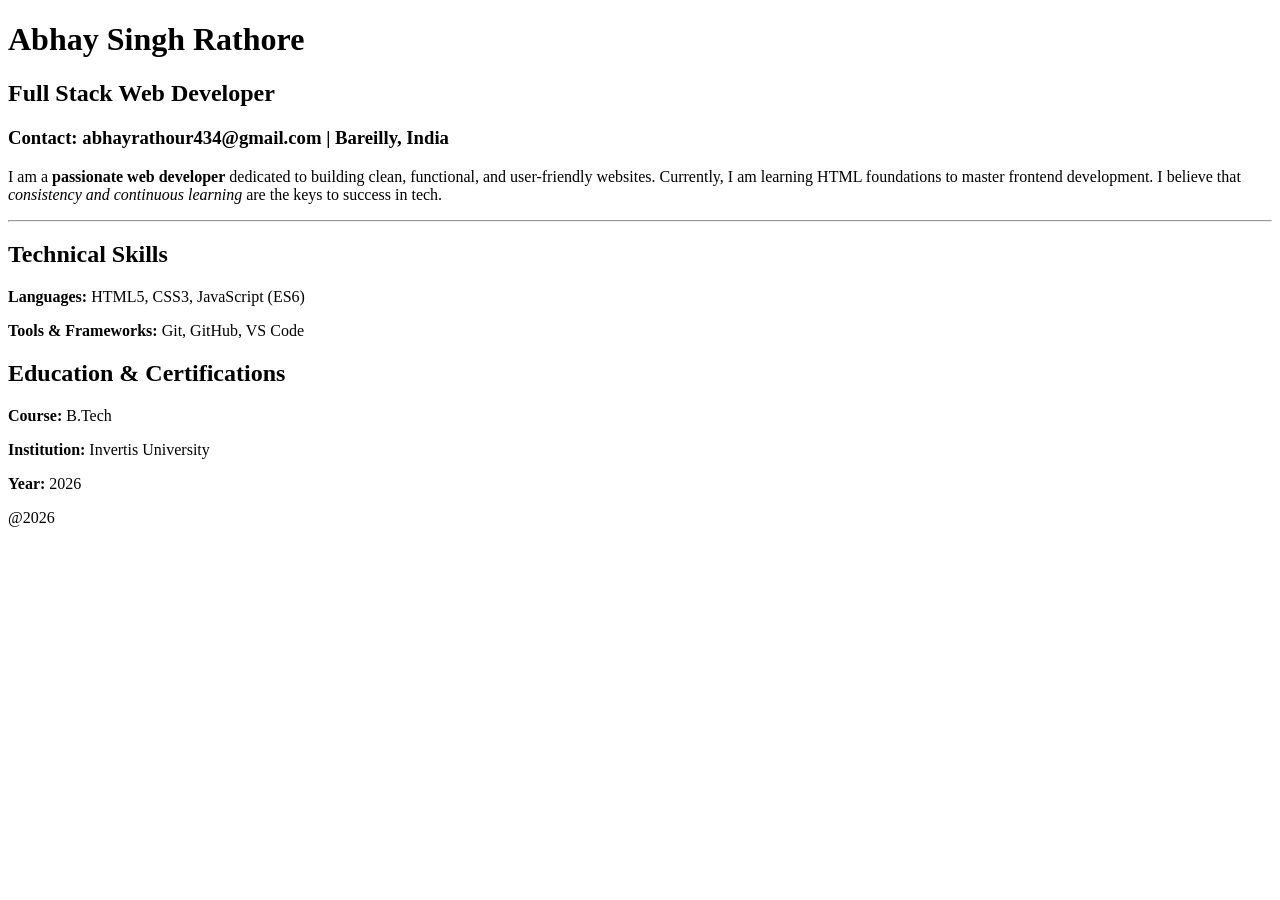
<file: WEEK 2/index.html>
<!DOCTYPE HTML>
<html lang="en">
<head>
     <meta charset="UTF-8">
    <meta name="viewport" content="width=device-width, initial-scale=1.0">
    <title>My Professional Resume</title>
</head>
<body>
 <!-- Task 2.1: Main Headings -->
    <h1>Abhay Singh Rathore </h1>
    <h2>Full Stack Web Developer</h2>
    <h3>Contact: abhayrathour434@gmail.com | Bareilly, India</h3>
       <!-- Task 2.2: Intro Paragraph with Text Styling and HR Line -->
    <p>
        I am a <strong>passionate web developer</strong> dedicated to building clean, functional, and user-friendly websites. 
        Currently, I am learning HTML foundations to master frontend development. I believe that <em>consistency and continuous learning</em> 
        are the keys to success in tech.
    </p>
     <hr>
     <!-- Task 2.3: Skills Section wrapped in a div with id and class -->
    <div id="skills-section" class="resume-block">
        <h2>Technical Skills</h2>
        <p><strong>Languages:</strong> HTML5, CSS3, JavaScript (ES6)</p>
        <p><strong>Tools & Frameworks:</strong> Git, GitHub, VS Code</p>
    </div>
      <!-- Task 2.4: Education Section wrapped in a div with id and class -->
    <div id="education-section" class="resume-block">
        <h2>Education & Certifications</h2>
        <p><strong>Course:</strong> B.Tech </p>
        <p><strong>Institution:</strong> Invertis University </p>
        <p><strong>Year:</strong> 2026</p>
    </div>
      <!-- Task 2.5: Footer/Submission Comment -->
    <footer>
         @2026
    </footer> 
    <!-- Assignment for Week 2 successfully formatted and verified -->

 </body>
</html>
</file>
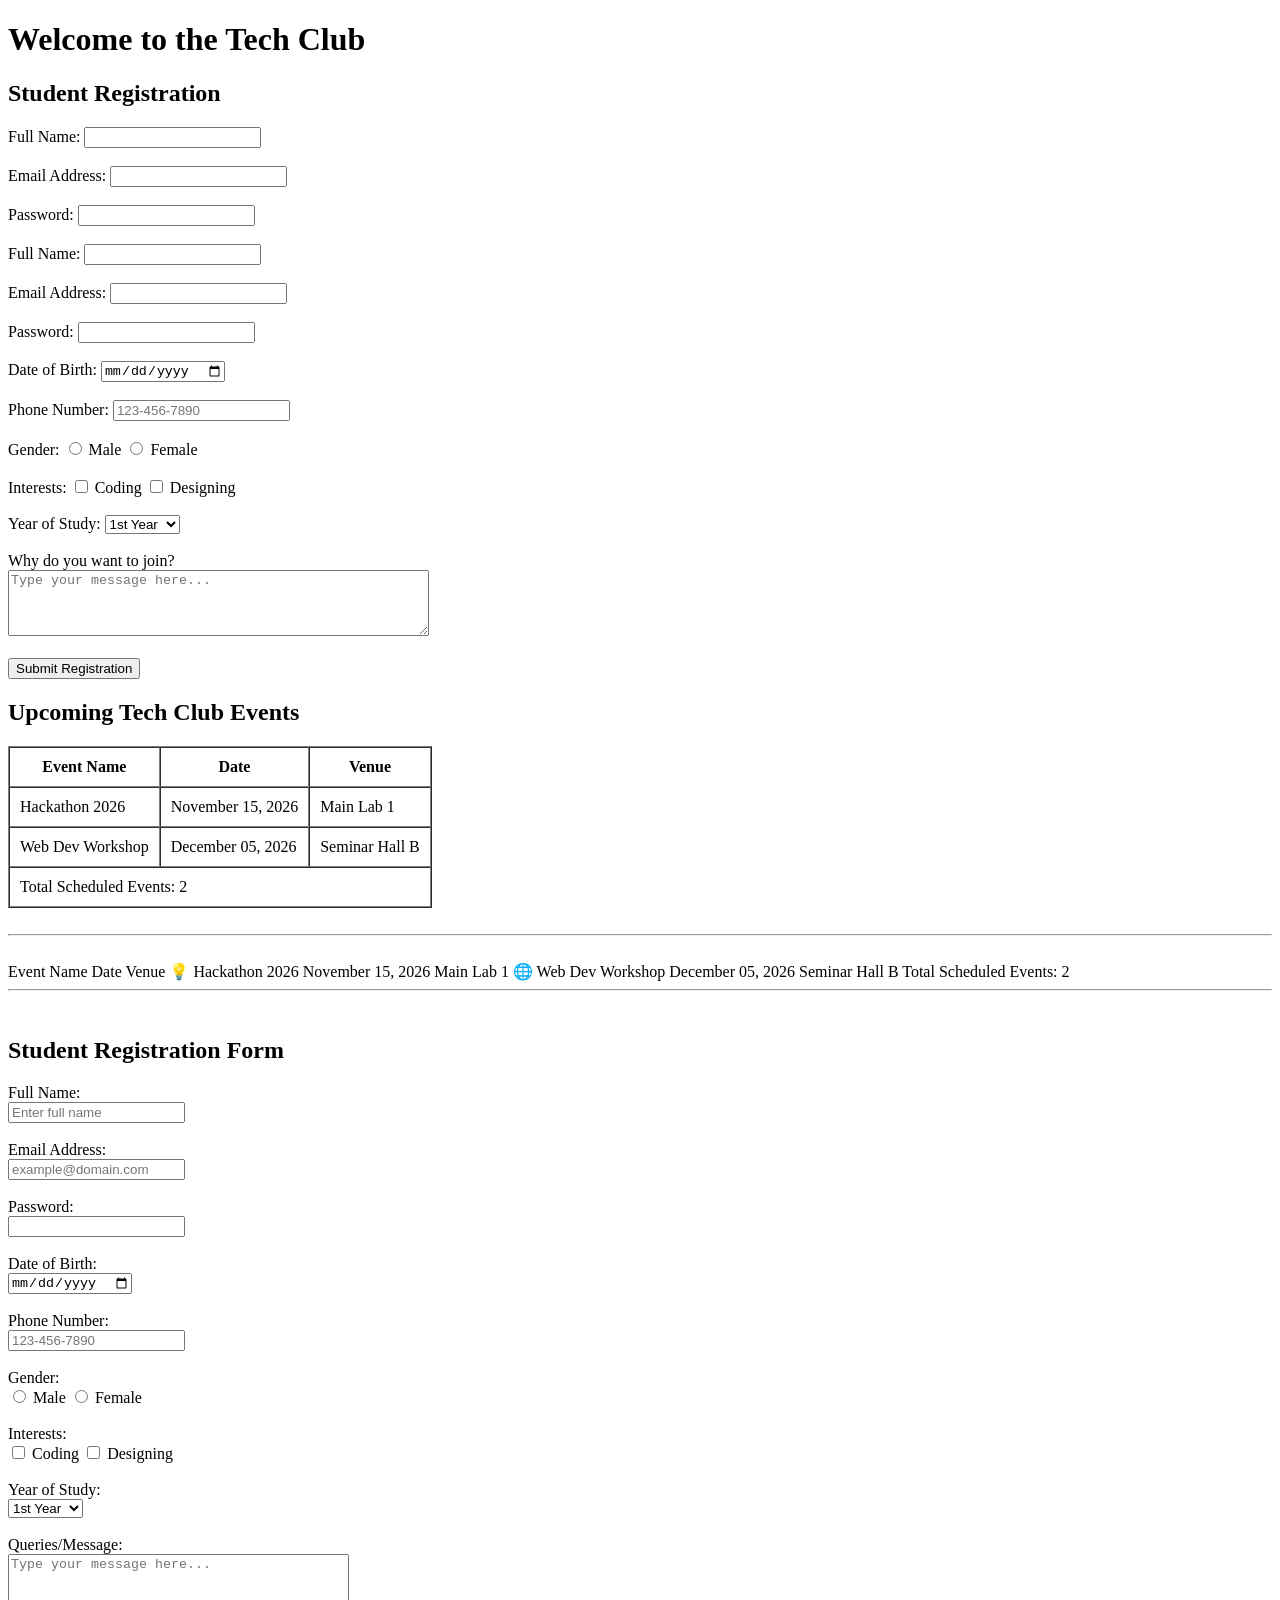
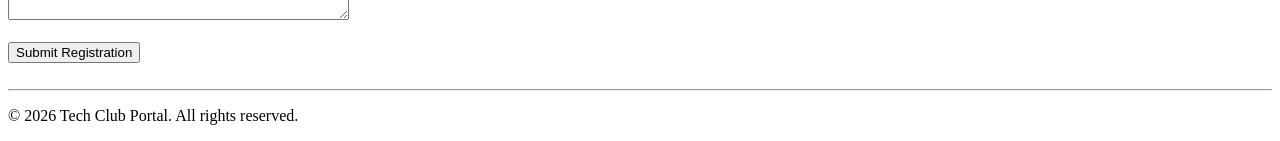
<file: WEEK 4/index.html>
<!DOCTYPE html>
<html lang="en">
<head>
    <title>Tech Club - Register</title>
</head>
<body>
    <header>
        <h1>Welcome to the Tech Club</h1>
    </header>

    <main>
        <h2>Student Registration</h2>
        <!-- Task 4.1: Basic Form Elements -->
        <form action="#" method="POST">
            <div>
                <label for="student-name">Full Name:</label>
                <input type="text" id="student-name" name="student-name" required>
            </div>
            <br>
            <div>
                <label for="student-email">Email Address:</label>
                <input type="email" id="student-email" name="student-email" required>
            </div>
            <br>
            <div>
                <label for="student-password">Password:</label>
                <input type="password" id="student-password" name="student-password" required>
            </div>
            <br>
        </form>
    </main>
    <!-- Updated form section in index.html -->
        <form action="#" method="POST">
            <!-- Previous fields remain here -->
            <div>
                <label for="student-name">Full Name:</label>
                <input type="text" id="student-name" name="student-name" required>
            </div>
            <br>
            <div>
                <label for="student-email">Email Address:</label>
                <input type="email" id="student-email" name="student-email" required>
            </div>
            <br>
            <div>
                <label for="student-password">Password:</label>
                <input type="password" id="student-password" name="student-password" required>
            </div>
            <br>

            <!-- Task 4.2: Advanced Inputs -->
            <div>
                <label for="dob">Date of Birth:</label>
                <input type="date" id="dob" name="dob">
            </div>
            <br>
            <div>
                <label for="phone">Phone Number:</label>
                <input type="tel" id="phone" name="phone" placeholder="123-456-7890">
            </div>
            <br>
            <div>
                <label>Gender:</label>
                <input type="radio" id="male" name="gender" value="male">
                <label for="male">Male</label>
                <input type="radio" id="female" name="gender" value="female">
                <label for="female">Female</label>
            </div>
            <br>
            <div>
                <label>Interests:</label>
                <input type="checkbox" id="coding" name="interests" value="coding">
                <label for="coding">Coding</label>
                <input type="checkbox" id="designing" name="interests" value="designing">
                <label for="designing">Designing</label>
            </div>
            <br>
            <div>
                <label for="year">Year of Study:</label>
                <select id="year" name="year">
                    <option value="1st-year">1st Year</option>
                    <option value="2nd-year">2nd Year</option>
                    <option value="3rd-year">3rd Year</option>
                    <option value="4th-year">4th Year</option>
                </select>
            </div>
            <br>
            <div>
                <label for="message">Why do you want to join?</label><br>
                <textarea id="message" name="message" rows="4" cols="50" placeholder="Type your message here..."></textarea>
            </div>
            <br>
            <button type="submit">Submit Registration</button>
        </form> 
    <!-- Added above the Form section in index.html -->
        <h2>Upcoming Tech Club Events</h2>
        <table border="1" cellpadding="10" cellspacing="0">
            <thead>
                <tr>
                    <th>Event Name</th>
                    <th>Date</th>
                    <th>Venue</th>
                </tr>
            </thead>
            <tbody>
                <tr>
                    <td>Hackathon 2026</td>
                    <td>November 15, 2026</td>
                    <td>Main Lab 1</td>
                </tr>
                <tr>
                    <td>Web Dev Workshop</td>
                    <td>December 05, 2026</td>
                    <td>Seminar Hall B</td>
                </tr>
            </tbody>
            <tfoot>
                <tr>
                    <td colspan="3">Total Scheduled Events: 2</td>
                </tr>
            </tfoot>
        </table>
        <br><hr><br>
      <!-- Updated Head Section in index.html -->
<head>
    <!-- Task 4.4: Meta Tags & Favicon -->
    <meta charset="UTF-8">
    <meta name="viewport" content="width=device-width, initial-scale=1.0">
    <meta name="description" content="Official Tech Club registration and event portal.">
    <meta name="keywords" content="Tech Club, Programming, Coding Hackathon, Registration">
    <link rel="icon" type="image/x-icon" href="https://flaticon.com">
    
    <title>Tech Club - Master Portal</title>
</head>
     <tr style="background-color: #f2f2f2;">
                    <th>Event Name</th>
                    <th>Date</th>
                    <th>Venue</th>
                </tr>
            </thead>
            <tbody>
                <tr>
                    <td>💡 Hackathon 2026</td>
                    <td>November 15, 2026</td>
                    <td>Main Lab 1</td>
                </tr>
                <tr>
                    <td>🌐 Web Dev Workshop</td>
                    <td>December 05, 2026</td>
                    <td>Seminar Hall B</td>
                </tr>
            </tbody>
            <tfoot>
                <tr style="font-weight: bold; background-color: #f9f9f9;">
                    <td colspan="3">Total Scheduled Events: 2</td>
                </tr>
            </tfoot>
        </table>

        <br><hr><br>

        <!-- Task 4.1 & 4.2: Registration Form Section -->
        <h2>Student Registration Form</h2>
        <form action="#" method="POST">
            
            <!-- Task 4.1 Core Inputs -->
            <div>
                <label for="student-name">Full Name:</label><br>
                <input type="text" id="student-name" name="student-name" placeholder="Enter full name" required>
            </div>
            <br>
            <div>
                <label for="student-email">Email Address:</label><br>
                <input type="email" id="student-email" name="student-email" placeholder="example@domain.com" required>
            </div>
            <br>
            <div>
                <label for="student-password">Password:</label><br>
                <input type="password" id="student-password" name="student-password" required>
            </div>
            <br>

            <!-- Task 4.2 Extended Inputs -->
            <div>
                <label for="dob">Date of Birth:</label><br>
                <input type="date" id="dob" name="dob">
            </div>
            <br>
            <div>
                <label for="phone">Phone Number:</label><br>
                <input type="tel" id="phone" name="phone" placeholder="123-456-7890">
            </div>
            <br>
            <div>
                <label>Gender:</label><br>
                <input type="radio" id="male" name="gender" value="male">
                <label for="male">Male</label>
                <input type="radio" id="female" name="gender" value="female">
                <label for="female">Female</label>
            </div>
            <br>
            <div>
                <label>Interests:</label><br>
                <input type="checkbox" id="coding" name="interests" value="coding">
                <label for="coding">Coding</label>
                <input type="checkbox" id="designing" name="interests" value="designing">
                <label for="designing">Designing</label>
            </div>
            <br>
            <div>
                <label for="year">Year of Study:</label><br>
                <select id="year" name="year">
                    <option value="1st-year">1st Year</option>
                    <option value="2nd-year">2nd Year</option>
                    <option value="3rd-year">3rd Year</option>
                    <option value="4th-year">4th Year</option>
                </select>
            </div>
            <br>
            <div>
                <label for="message">Queries/Message:</label><br>
                <textarea id="message" name="message" rows="4" cols="40" placeholder="Type your message here..."></textarea>
            </div>
            <br>
            <button type="submit">Submit Registration</button>
        </form>
    </main>

    <br><hr>
    <footer>
        <p>&copy; 2026 Tech Club Portal. All rights reserved.</p>
    </footer>

</body>
</html>
</body>
</html>
</file>
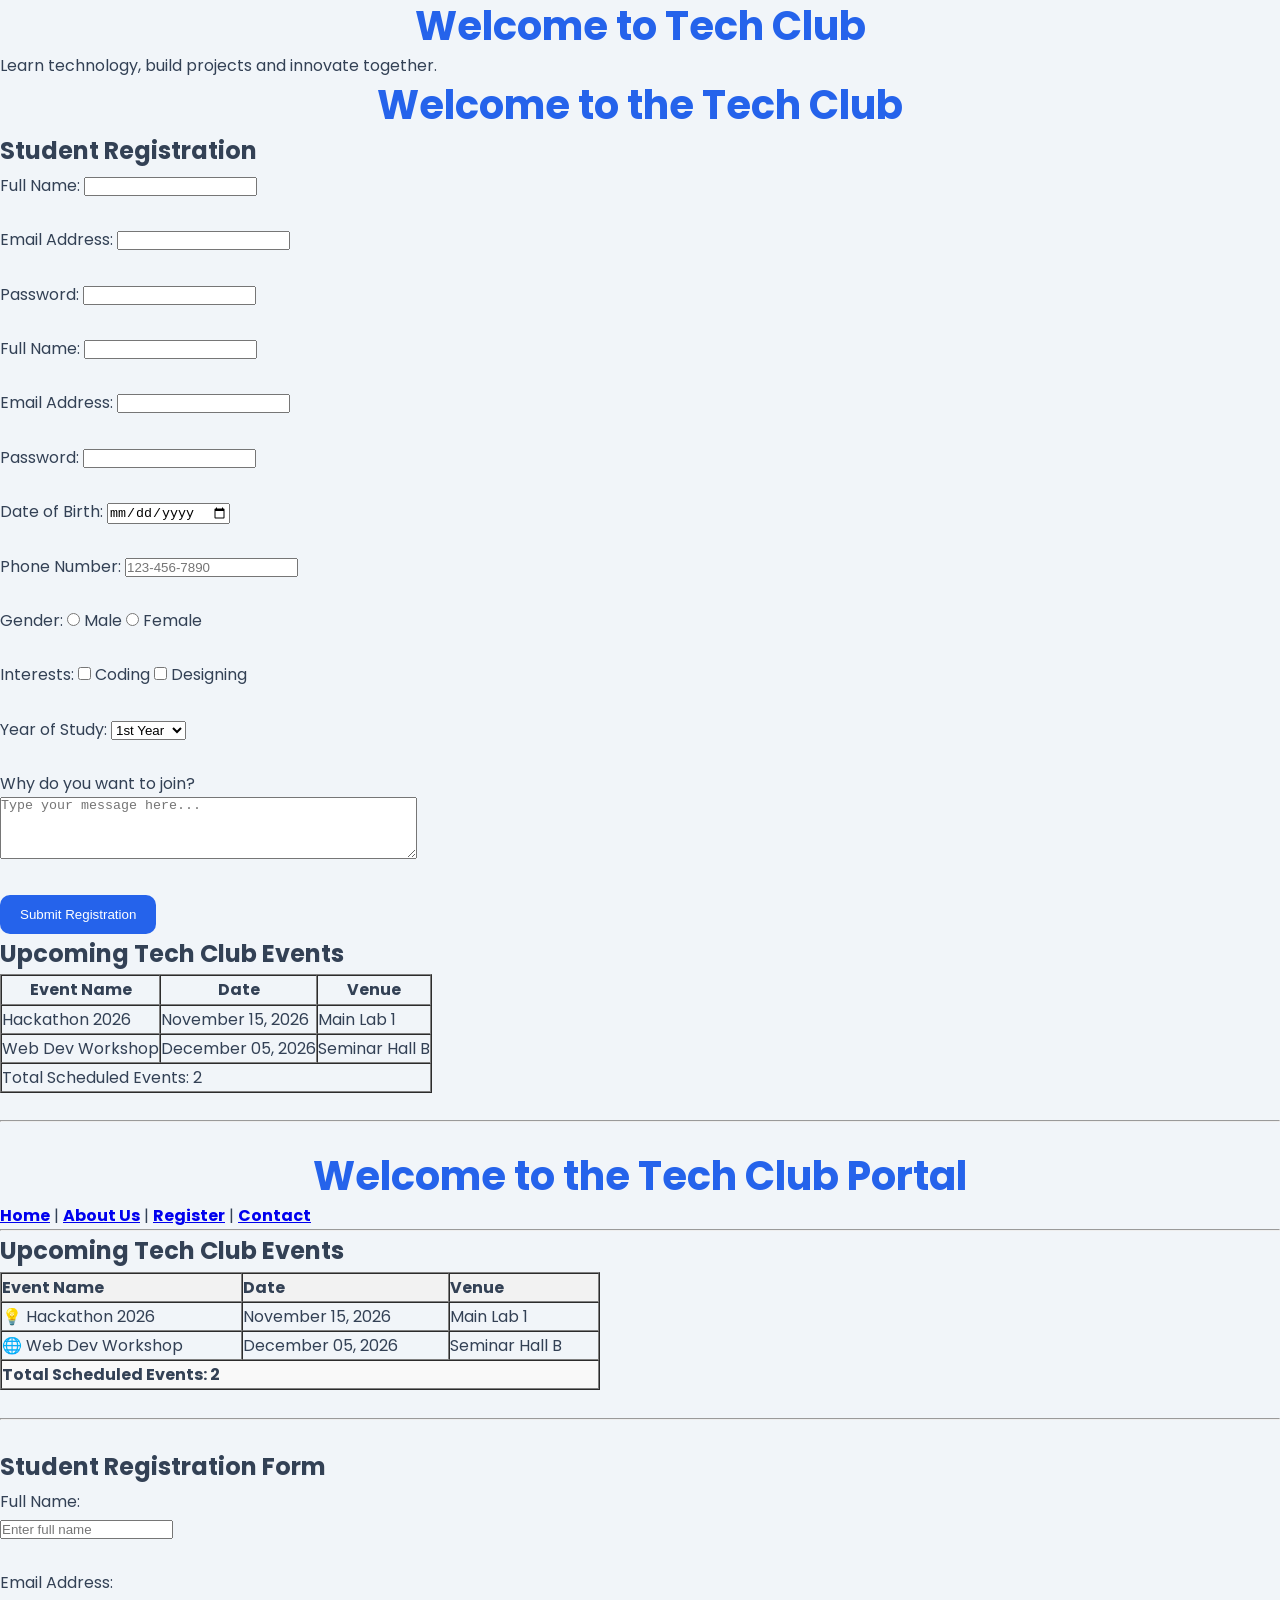
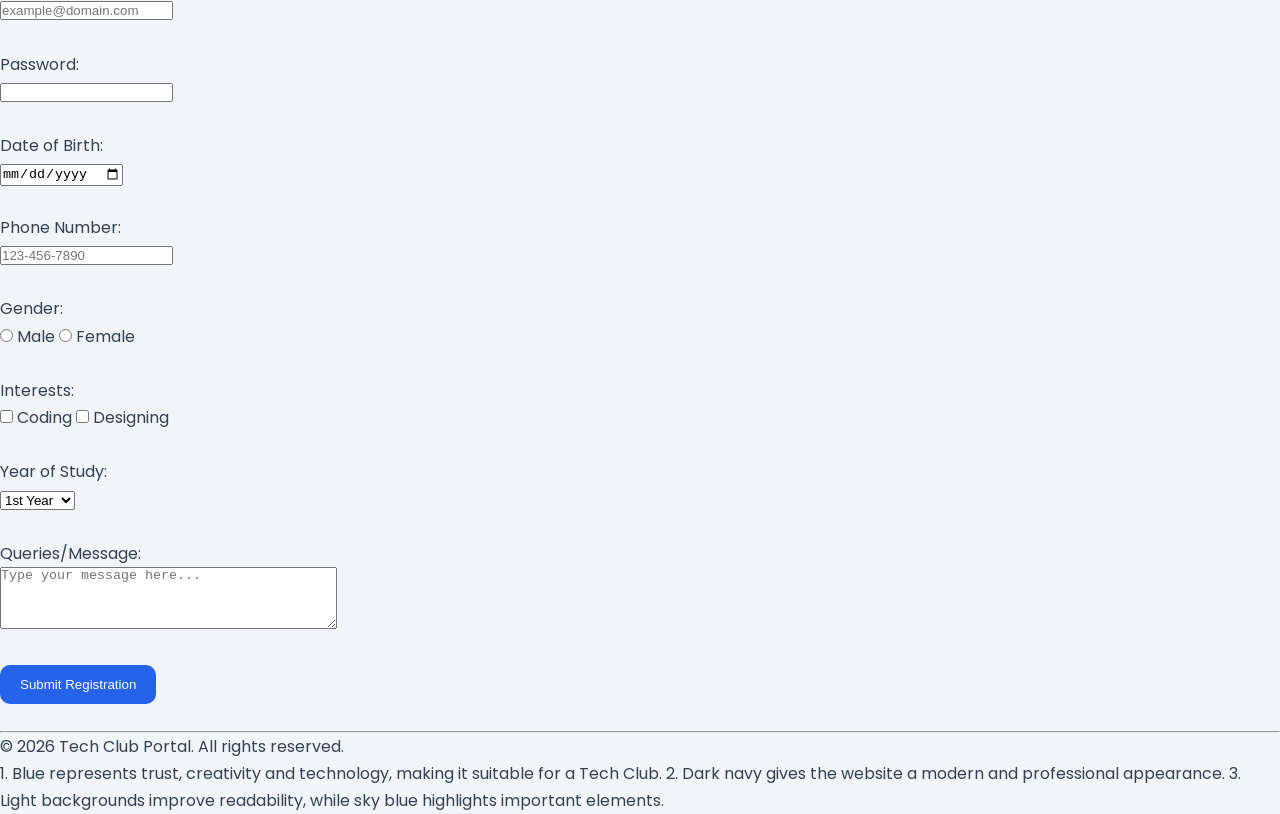
<file: WEEK 5/index.html>
<!DOCTYPE html>
<html lang="en">
<head>
    <meta charset="UTF-8">
    <meta name="viewport" content="width=device-width, initial-scale=1.0">
    <title>Tech Club</title>

    <style>
        body {
            font-family: Arial, sans-serif;
            background-color: #f1f5f9;
            color: #334155;
        }

        h1 {
            color: #2563eb;
            text-align: center;
        }
        /* Universal Selector */
* {
    margin: 0;
    padding: 0;
    box-sizing: border-box;
}

/* Element Selector */
h1 {
    color: #2563eb;
    text-align: center;
}

/* Class Selector */
.card {
    background-color: white;
    padding: 20px;
    margin: 20px;
    border-radius: 10px;
}

/* ID Selector */
#hero {
    background-color: #0f172a;
    color: white;
    padding: 50px;
    text-align: center;
}
        body {
    font-family: 'Poppins', sans-serif;
    background-color: #f1f5f9;
    color: #334155;
    font-size: 16px;
    line-height: 1.7;
}

h1 {
    color: #2563eb;
    font-size: 40px;
    line-height: 1.3;
}

p {
    font-size: 16px;
    line-height: 1.7;
}
        :root {
    --primary-color: #2563eb;
    --secondary-color: #0f172a;
    --accent-color: #38bdf8;
    --background-color: #f1f5f9;
    --text-color: #334155;
    --card-color: #ffffff;
    --spacing: 20px;
    --border-radius: 10px;
}

body {
    background-color: var(--background-color);
    color: var(--text-color);
    font-family: 'Poppins', sans-serif;
}

h1 {
    color: var(--primary-color);
}

#hero {
    background-color: var(--secondary-color);
    color: white;
    padding: var(--spacing);
}

.card {
    background-color: var(--card-color);
    padding: var(--spacing);
    margin: var(--spacing);
    border-radius: var(--border-radius);
}

button {
    background-color: var(--primary-color);
    color: white;
    padding: 12px 20px;
    border: none;
    border-radius: var(--border-radius);
}
    </style>
    
</head>
<body>

    <h1>Welcome to Tech Club</h1>
    <p>Learn technology, build projects and innovate together.</p>
    
<link href="https://fonts.googleapis.com/css2?family=Poppins:wght@400;600;700&display=swap" rel="stylesheet">
     <header>
        <h1>Welcome to the Tech Club</h1>
    </header>

    <main>
        <h2>Student Registration</h2>
        <!-- Task 4.1: Basic Form Elements -->
        <form action="#" method="POST">
            <div>
                <label for="student-name">Full Name:</label>
                <input type="text" id="student-name" name="student-name" required>
            </div>
            <br>
            <div>
                <label for="student-email">Email Address:</label>
                <input type="email" id="student-email" name="student-email" required>
            </div>
            <br>
            <div>
                <label for="student-password">Password:</label>
                <input type="password" id="student-password" name="student-password" required>
            </div>
            <br>
        </form>
    </main>
    <!-- Updated form section in index.html -->
        <form action="#" method="POST">
            <!-- Previous fields remain here -->
            <div>
                <label for="student-name">Full Name:</label>
                <input type="text" id="student-name" name="student-name" required>
            </div>
            <br>
            <div>
                <label for="student-email">Email Address:</label>
                <input type="email" id="student-email" name="student-email" required>
            </div>
            <br>
            <div>
                <label for="student-password">Password:</label>
                <input type="password" id="student-password" name="student-password" required>
            </div>
            <br>

            <!-- Task 4.2: Advanced Inputs -->
            <div>
                <label for="dob">Date of Birth:</label>
                <input type="date" id="dob" name="dob">
            </div>
            <br>
            <div>
                <label for="phone">Phone Number:</label>
                <input type="tel" id="phone" name="phone" placeholder="123-456-7890">
            </div>
            <br>
            <div>
                <label>Gender:</label>
                <input type="radio" id="male" name="gender" value="male">
                <label for="male">Male</label>
                <input type="radio" id="female" name="gender" value="female">
                <label for="female">Female</label>
            </div>
            <br>
            <div>
                <label>Interests:</label>
                <input type="checkbox" id="coding" name="interests" value="coding">
                <label for="coding">Coding</label>
                <input type="checkbox" id="designing" name="interests" value="designing">
                <label for="designing">Designing</label>
            </div>
            <br>
            <div>
                <label for="year">Year of Study:</label>
                <select id="year" name="year">
                    <option value="1st-year">1st Year</option>
                    <option value="2nd-year">2nd Year</option>
                    <option value="3rd-year">3rd Year</option>
                    <option value="4th-year">4th Year</option>
                </select>
            </div>
            <br>
            <div>
                <label for="message">Why do you want to join?</label><br>
                <textarea id="message" name="message" rows="4" cols="50" placeholder="Type your message here..."></textarea>
            </div>
            <br>
            <button type="submit">Submit Registration</button>
        </form>

    <!-- Added above the Form section in index.html -->
        <h2>Upcoming Tech Club Events</h2>
        <table border="1" cellpadding="10" cellspacing="0">
            <thead>
                <tr>
                    <th>Event Name</th>
                    <th>Date</th>
                    <th>Venue</th>
                </tr>
            </thead>
            <tbody>
                <tr>
                    <td>Hackathon 2026</td>
                    <td>November 15, 2026</td>
                    <td>Main Lab 1</td>
                </tr>
                <tr>
                    <td>Web Dev Workshop</td>
                    <td>December 05, 2026</td>
                    <td>Seminar Hall B</td>
                </tr>
            </tbody>
            <tfoot>
                <tr>
                    <td colspan="3">Total Scheduled Events: 2</td>
                </tr>
            </tfoot>
        </table>
        <br><hr><br>

<!-- Updated Head Section in index.html -->
<head>
    <!-- Task 4.4: Meta Tags & Favicon -->
    <meta charset="UTF-8">
    <meta name="viewport" content="width=device-width, initial-scale=1.0">
    <meta name="description" content="Official Tech Club registration and event portal.">
    <meta name="keywords" content="Tech Club, Programming, Coding Hackathon, Registration">
    <link rel="icon" type="image/x-icon" href="https://flaticon.com">
    
    <title>Tech Club - Master Portal</title>
</head>

    <!DOCTYPE html>
<html lang="en">
<head>
    <!-- Task 4.4: Meta Tags & Favicon -->
    <meta charset="UTF-8">
    <meta name="viewport" content="width=device-width, initial-scale=1.0">
    <meta name="description" content="Official Tech Club registration and event portal.">
    <meta name="keywords" content="Tech Club, Programming, Coding Hackathon, Registration">
    <link rel="icon" type="image/x-icon" href="https://flaticon.com">
    <title>Tech Club Portal</title>
</head>
<body>

    <header>
        <h1>Welcome to the Tech Club Portal</h1>
        <!-- Task 4.5: Global Navigation Link Menu -->
        <nav>
            <a href="index.html"><strong>Home</strong></a> | 
            <a href="about.html"><strong>About Us</strong></a> | 
            <a href="register.html"><strong>Register</strong></a> | 
            <a href="contact.html"><strong>Contact</strong></a>
        </nav>
    </header>
    <hr>

    <main>
        <!-- Task 4.3: Tech Club Events Table -->
        <h2>Upcoming Tech Club Events</h2>
        <table border="1" cellpadding="10" cellspacing="0" style="width: 100%; max-width: 600px; text-align: left;">
            <thead>
                <tr style="background-color: #f2f2f2;">
                    <th>Event Name</th>
                    <th>Date</th>
                    <th>Venue</th>
                </tr>
            </thead>
            <tbody>
                <tr>
                    <td>💡 Hackathon 2026</td>
                    <td>November 15, 2026</td>
                    <td>Main Lab 1</td>
                </tr>
                <tr>
                    <td>🌐 Web Dev Workshop</td>
                    <td>December 05, 2026</td>
                    <td>Seminar Hall B</td>
                </tr>
            </tbody>
            <tfoot>
                <tr style="font-weight: bold; background-color: #f9f9f9;">
                    <td colspan="3">Total Scheduled Events: 2</td>
                </tr>
            </tfoot>
        </table>

        <br><hr><br>

        <!-- Task 4.1 & 4.2: Registration Form Section -->
        <h2>Student Registration Form</h2>
        <form action="#" method="POST">
            
            <!-- Task 4.1 Core Inputs -->
            <div>
                <label for="student-name">Full Name:</label><br>
                <input type="text" id="student-name" name="student-name" placeholder="Enter full name" required>
            </div>
            <br>
            <div>
                <label for="student-email">Email Address:</label><br>
                <input type="email" id="student-email" name="student-email" placeholder="example@domain.com" required>
            </div>
            <br>
            <div>
                <label for="student-password">Password:</label><br>
                <input type="password" id="student-password" name="student-password" required>
            </div>
            <br>

            <!-- Task 4.2 Extended Inputs -->
            <div>
                <label for="dob">Date of Birth:</label><br>
                <input type="date" id="dob" name="dob">
            </div>
            <br>
            <div>
                <label for="phone">Phone Number:</label><br>
                <input type="tel" id="phone" name="phone" placeholder="123-456-7890">
            </div>
            <br>
            <div>
                <label>Gender:</label><br>
                <input type="radio" id="male" name="gender" value="male">
                <label for="male">Male</label>
                <input type="radio" id="female" name="gender" value="female">
                <label for="female">Female</label>
            </div>
            <br>
            <div>
                <label>Interests:</label><br>
                <input type="checkbox" id="coding" name="interests" value="coding">
                <label for="coding">Coding</label>
                <input type="checkbox" id="designing" name="interests" value="designing">
                <label for="designing">Designing</label>
            </div>
            <br>
            <div>
                <label for="year">Year of Study:</label><br>
                <select id="year" name="year">
                    <option value="1st-year">1st Year</option>
                    <option value="2nd-year">2nd Year</option>
                    <option value="3rd-year">3rd Year</option>
                    <option value="4th-year">4th Year</option>
                </select>
            </div>
            <br>
            <div>
                <label for="message">Queries/Message:</label><br>
                <textarea id="message" name="message" rows="4" cols="40" placeholder="Type your message here..."></textarea>
            </div>
            <br>
            <button type="submit">Submit Registration</button>
        </form>
    </main>

    <br><hr>
    <footer>
        <p>&copy; 2026 Tech Club Portal. All rights reserved.</p>
    </footer>
    
    1. Blue represents trust, creativity and technology, making it suitable for a Tech Club.
2. Dark navy gives the website a modern and professional appearance.
3. Light backgrounds improve readability, while sky blue highlights important elements.

</body>
</html>
</file>
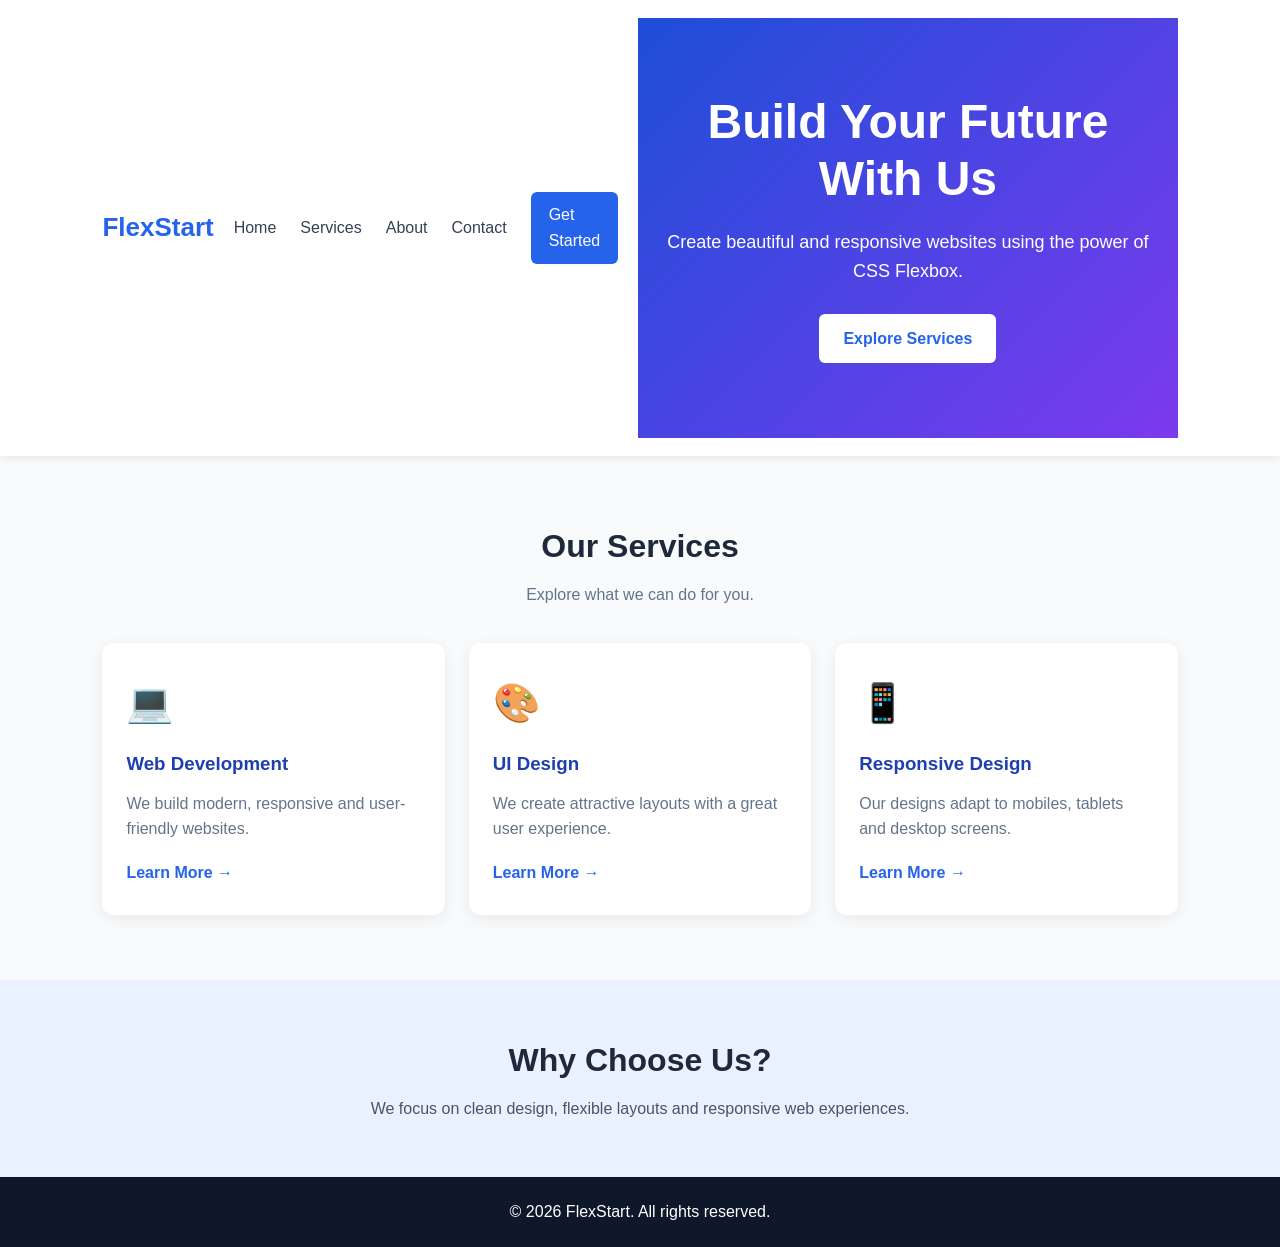
<file: WEEK 7/index.html>
<!DOCTYPE html>
<html lang="en">
<head>
    <meta charset="UTF-8">
    <meta name="viewport" content="width=device-width, initial-scale=1.0">
    <title>Flexbox Landing Page</title>
    <link rel="stylesheet" href="style.css">
</head>
<body>

    <!-- Task 7.1: Navbar using Flexbox -->
    <header class="navbar">
        <div class="logo">FlexStart</div>

        <nav class="nav-links">
            <a href="#home">Home</a>
            <a href="#services">Services</a>
            <a href="#about">About</a>
            <a href="#contact">Contact</a>
            <a href="#services" class="nav-button">Get Started</a>
        </nav>
        <!-- Task 7.2: Centered banner -->
    <section class="banner" id="home">
        <div class="banner-content">
            <h1>Build Your Future With Us</h1>
            <p>
                Create beautiful and responsive websites
                using the power of CSS Flexbox.
            </p>
            <a href="#services" class="banner-button">Explore Services</a>
        </div>
    </section>
    </header>
     <!-- Task 7.3: Responsive cards -->
    <section class="services" id="services">
        <h2>Our Services</h2>
        <p class="section-description">
            Explore what we can do for you.
        </p>

        <div class="card-container">
            <div class="card">
                <div class="card-icon">💻</div>
                <h3>Web Development</h3>
                <p>
                    We build modern, responsive and
                    user-friendly websites.
                </p>
                <a href="#contact">Learn More →</a>
            </div>

            <div class="card">
                <div class="card-icon">🎨</div>
                <h3>UI Design</h3>
                <p>
                    We create attractive layouts with
                    a great user experience.
                </p>
                <a href="#contact">Learn More →</a>
            </div>

            <div class="card">
                <div class="card-icon">📱</div>
                <h3>Responsive Design</h3>
                <p>
                    Our designs adapt to mobiles,
                    tablets and desktop screens.
                </p>
                <a href="#contact">Learn More →</a>
            </div>
        </div>
    </section>
     <!-- Task 7.4: Complete landing page -->
    <section class="about" id="about">
        <h2>Why Choose Us?</h2>
        <p>
            We focus on clean design, flexible layouts
            and responsive web experiences.
        </p>
    </section>

    <footer id="contact">
        <p>© 2026 FlexStart. All rights reserved.</p>
    </footer>
</body>
</html>
</file>
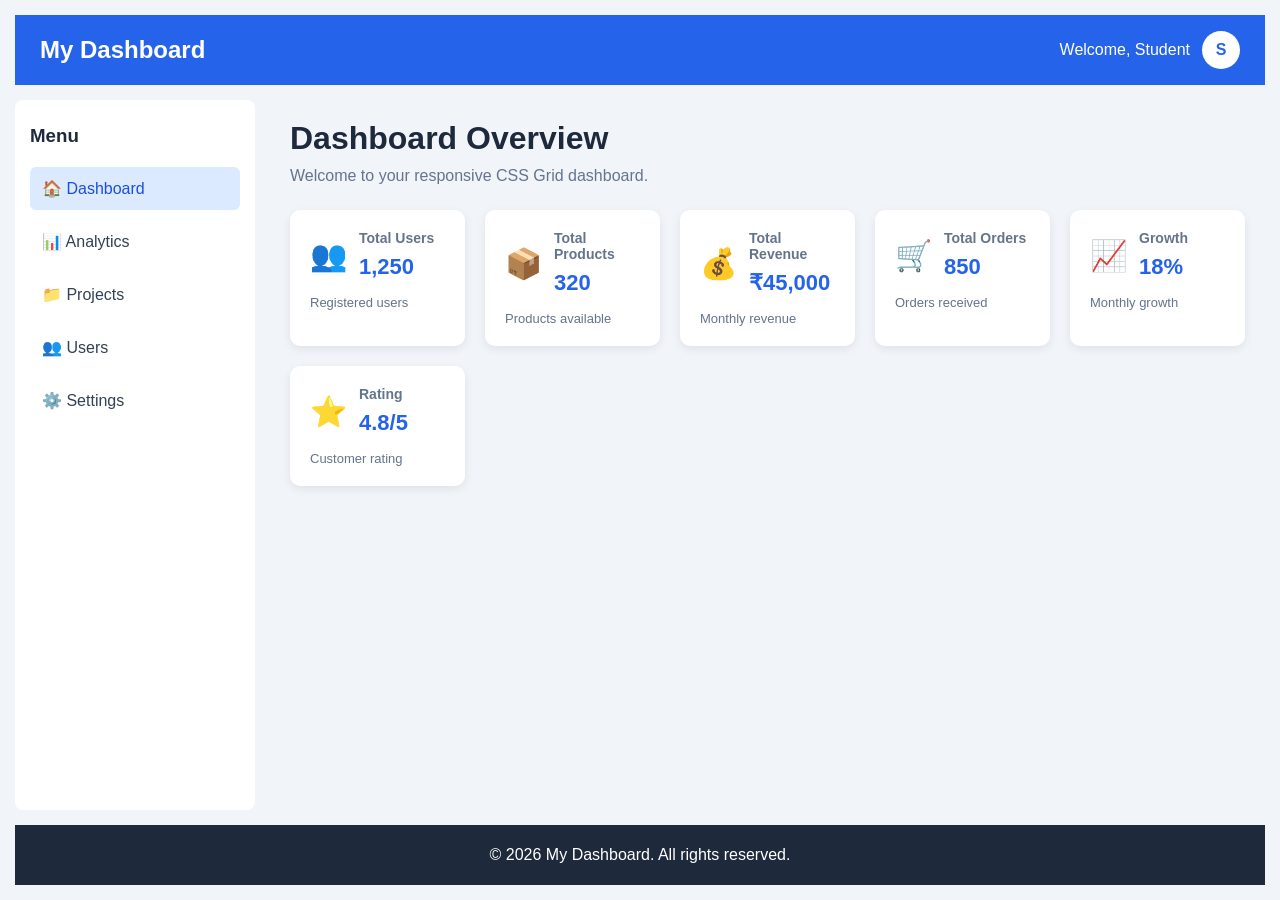
<file: WEEK 8/index.html>
<!DOCTYPE html>
<html lang="en">
<head>
    <meta charset="UTF-8">
    <meta name="viewport" content="width=device-width, initial-scale=1.0">
    <title>Week 8 - CSS Grid Dashboard</title>
    <link rel="stylesheet" href="style.css">
</head>
<body>

    <div class="dashboard">

        <!-- Task 8.1: Header Area -->
        <header class="header">
            <h2>My Dashboard</h2>
            <div class="profile">
                <span>Welcome, Student</span>
                <span class="avatar">S</span>
            </div>
        </header>
        <!-- Task 8.2: Sidebar Area -->
        <aside class="sidebar">
            <h3>Menu</h3>
            <nav>
                <a href="#" class="active">🏠 Dashboard</a>
                <a href="#">📊 Analytics</a>
                <a href="#">📁 Projects</a>
                <a href="#">👥 Users</a>
                <a href="#">⚙️ Settings</a>
            </nav>
        </aside>
        <!-- Task 8.3: Main Area -->
        <main class="main">
            <h1>Dashboard Overview</h1>
            <p class="subtitle">
                Welcome to your responsive CSS Grid dashboard.
            </p>

            
            <section class="cards">
                <!-- Task 8.4: Flexbox Inside Each Card -->
                <div class="card">
                    <div class="card-content">
                        <span class="icon">👥</span>
                        <div>
                            <h3>Total Users</h3>
                            <p class="number">1,250</p>
                        </div>
                    </div>
                    <p class="description">Registered users</p>
                </div>

                <div class="card">
                    <div class="card-content">
                        <span class="icon">📦</span>
                        <div>
                            <h3>Total Products</h3>
                            <p class="number">320</p>
                        </div>
                    </div>
                    <p class="description">Products available</p>
                </div>

                <div class="card">
                    <div class="card-content">
                        <span class="icon">💰</span>
                        <div>
                            <h3>Total Revenue</h3>
                            <p class="number">₹45,000</p>
                        </div>
                    </div>
                    <p class="description">Monthly revenue</p>
                </div>

                <div class="card">
                    <div class="card-content">
                        <span class="icon">🛒</span>
                        <div>
                            <h3>Total Orders</h3>
                            <p class="number">850</p>
                        </div>
                    </div>
                    <p class="description">Orders received</p>
                </div>

                <div class="card">
                    <div class="card-content">
                        <span class="icon">📈</span>
                        <div>
                            <h3>Growth</h3>
                            <p class="number">18%</p>
                        </div>
                    </div>
                    <p class="description">Monthly growth</p>
                </div>

                <div class="card">
                    <div class="card-content">
                        <span class="icon">⭐</span>
                        <div>
                            <h3>Rating</h3>
                            <p class="number">4.8/5</p>
                        </div>
                    </div>
                    <p class="description">Customer rating</p>
                </div>

            </section>
        </main>
           <!-- Task 8.5: Footer Area -->
        <footer class="footer">
            <p>&copy; 2026 My Dashboard. All rights reserved.</p>
        </footer>

    </div>
</body>
</html>
</file>
<file: WEEK 7/style.css>
/* General styling */
* {
    margin: 0;
    padding: 0;
    box-sizing: border-box;
}

html {
    scroll-behavior: smooth;
}

body {
    font-family: Arial, Helvetica, sans-serif;
    line-height: 1.6;
    color: #1e293b;
    background-color: #f8fafc;
}

/* Task 7.1: Navbar using Flexbox */
.navbar {
    display: flex;
    justify-content: space-between;
    align-items: center;
    padding: 18px 8%;
    background-color: #ffffff;
    box-shadow: 0 2px 10px rgba(0, 0, 0, 0.08);
    gap: 20px;
}

.logo {
    font-size: 26px;
    font-weight: bold;
    color: #2563eb;
}

.nav-links {
    display: flex;
    align-items: center;
    gap: 24px;
}

.nav-links a {
    text-decoration: none;
    color: #334155;
    font-weight: 500;
}

.nav-links a:hover {
    color: #2563eb;
}

.nav-links .nav-button {
    background-color: #2563eb;
    color: white;
    padding: 10px 18px;
    border-radius: 6px;
}
/* Task 7.2: Centered banner using Flexbox */
.banner {
    min-height: 420px;
    padding: 60px 20px;
    background: linear-gradient(135deg, #1d4ed8, #7c3aed);
    color: white;

    display: flex;
    flex-direction: column;
    justify-content: center;
    align-items: center;
    text-align: center;
}

.banner-content {
    max-width: 700px;
}

.banner h1 {
    font-size: clamp(30px, 5vw, 48px);
    line-height: 1.2;
    margin-bottom: 20px;
}

.banner p {
    font-size: 18px;
    margin-bottom: 28px;
}

.banner-button {
    display: inline-block;
    background-color: white;
    color: #2563eb;
    text-decoration: none;
    padding: 12px 24px;
    border-radius: 6px;
    font-weight: bold;
}

.banner-button:hover {
    background-color: #e2e8f0;
}

/* Services section */
.services {
    padding: 65px 8%;
    text-align: center;
}

.services h2,
.about h2 {
    font-size: 32px;
    margin-bottom: 10px;
}

.section-description {
    color: #64748b;
    margin-bottom: 35px;
}
/* Task 7.3: Flexible, wrapping card layout */
.card-container {
    display: flex;
    flex-wrap: wrap;
    justify-content: center;
    align-items: stretch;
    gap: 24px;
}

.card {
    flex: 1 1 200px;
    max-width: 350px;
    padding: 30px 24px;
    background-color: white;
    border-radius: 12px;
    box-shadow: 0 4px 16px rgba(0, 0, 0, 0.07);
    text-align: left;
}

.card-icon {
    font-size: 38px;
    margin-bottom: 15px;
}

.card h3 {
    margin-bottom: 12px;
    color: #1e40af;
}

.card p {
    color: #64748b;
    margin-bottom: 18px;
}

.card a {
    color: #2563eb;
    text-decoration: none;
    font-weight: bold;
}
/* Task 7.4: Complete landing page */
.about {
    padding: 55px 8%;
    text-align: center;
    background-color: #eaf1ff;
}

.about p {
    max-width: 650px;
    margin: 0 auto;
    color: #475569;
}

footer {
    padding: 22px;
    text-align: center;
    background-color: #0f172a;
    color: white;
}
/* Task 7.5: Responsive layout for tablets */
@media (max-width: 768px) {
    .navbar {
        flex-direction: column;
        gap: 16px;
    }

    .nav-links {
        justify-content: center;
        flex-wrap: wrap;
        gap: 14px;
    }

    .banner {
        min-height: 350px;
    }

    .services {
        padding: 45px 5%;
    }
}

/* Task 7.5: Responsive layout for mobile phones */
@media (max-width: 480px) {
    .navbar {
        padding: 18px 5%;
    }

    .nav-links {
        gap: 12px;
        font-size: 14px;
    }

    .nav-links .nav-button {
        padding: 8px 12px;
    }

    .banner {
        min-height: 320px;
        padding: 45px 18px;
    }

    .banner p {
        font-size: 16px;
    }

    .services h2,
    .about h2 {
        font-size: 26px;
    }

    .card {
        flex-basis: 200px;
        max-width: none;
    }
}
</file>
<file: WEEK 8/style.css>
/* General Reset */
* {
    margin: 0;
    padding: 0;
    box-sizing: border-box;
}

body {
    font-family: Arial, sans-serif;
    background-color: #f1f5f9;
    color: #1e293b;
}

/* =====================================
   Task 8.1: CSS Grid, Columns, fr and Gap
   ===================================== */

.dashboard {
    min-height: 100vh;
    display: grid;

    grid-template-columns: 240px 1fr;
    grid-template-rows: 70px 1fr 60px;

    gap: 15px;
    padding: 15px;
}
/* =====================================
   Task 8.3: Named Grid Areas
   head, side, main and foot
   ===================================== */

.header {
    grid-area: head;
    background-color: #2563eb;
    color: white;
    padding: 15px 25px;

    display: flex;
    justify-content: space-between;
    align-items: center;
}

.sidebar {
    grid-area: side;
    background-color: white;
    padding: 25px 15px;
    border-radius: 8px;
}

.main {
    grid-area: main;
    padding: 20px;
    min-width: 0;
}

.footer {
    grid-area: foot;
    background-color: #1e293b;
    color: white;
    display: flex;
    justify-content: center;
    align-items: center;
    text-align: center;
    padding: 15px;
}

/* Connect named areas to the grid */
.dashboard {
    grid-template-areas:
        "head head"
        "side main"
        "foot foot";
}

/* Header Profile */
.profile {
    display: flex;
    align-items: center;
    gap: 12px;
}

.avatar {
    background-color: white;
    color: #2563eb;
    width: 38px;
    height: 38px;
    border-radius: 50%;

    display: flex;
    justify-content: center;
    align-items: center;
    font-weight: bold;
}

/* Sidebar Navigation */
.sidebar h3 {
    margin-bottom: 20px;
}

.sidebar nav {
    display: flex;
    flex-direction: column;
    gap: 10px;
}

.sidebar a {
    text-decoration: none;
    color: #334155;
    padding: 12px;
    border-radius: 6px;
}

.sidebar a:hover,
.sidebar a.active {
    background-color: #dbeafe;
    color: #1d4ed8;
}

/* Main Content */
.main h1 {
    margin-bottom: 10px;
}

.subtitle {
    color: #64748b;
    margin-bottom: 25px;
}
/* =====================================
   Task 8.2: Responsive Grid
   repeat(auto-fit, minmax(150px, 1fr))
   ===================================== */

.cards {
    display: grid;

    grid-template-columns:
        repeat(auto-fit, minmax(150px, 1fr));

    gap: 20px;
}
/* =====================================
   Task 8.4: Flexbox Inside Each Card
   Icon and text side by side
   ===================================== */

.card {
    background-color: white;
    padding: 20px;
    border-radius: 10px;
    box-shadow: 0 3px 10px rgba(0, 0, 0, 0.08);

    display: flex;
    flex-direction: column;
    gap: 15px;
}

.card-content {
    display: flex;
    align-items: center;
    gap: 12px;
}

.icon {
    font-size: 30px;
}

.card h3 {
    font-size: 14px;
    color: #64748b;
    margin-bottom: 8px;
}

.number {
    font-size: 22px;
    font-weight: bold;
    color: #2563eb;
}

.description {
    font-size: 13px;
    color: #64748b;
}

.card:hover {
    transform: translateY(-4px);
    transition: transform 0.2s ease;
}
/* =====================================
   Task 8.5: Test Grid in DevTools
   Inspect .dashboard and .cards
   ===================================== */

/* Responsive Layout */
@media (max-width: 768px) {
    .dashboard {
        grid-template-columns: 1fr;

        grid-template-rows: auto auto 1fr auto;

        grid-template-areas:
            "head"
            "side"
            "main"
            "foot";
    }

    .header {
        gap: 12px;
        padding: 15px;
        flex-wrap: wrap;
    }

    .sidebar {
        padding: 15px;
    }

    .sidebar nav {
        flex-direction: row;
        flex-wrap: wrap;
    }

    .main {
        padding: 10px;
    }

    .cards {
        grid-template-columns:
            repeat(auto-fit, minmax(150px, 1fr));
    }
}

@media (max-width: 400px) {
    .profile span:first-child {
        display: none;
    }

    .cards {
        grid-template-columns: 1fr;
    }
}
</file>
